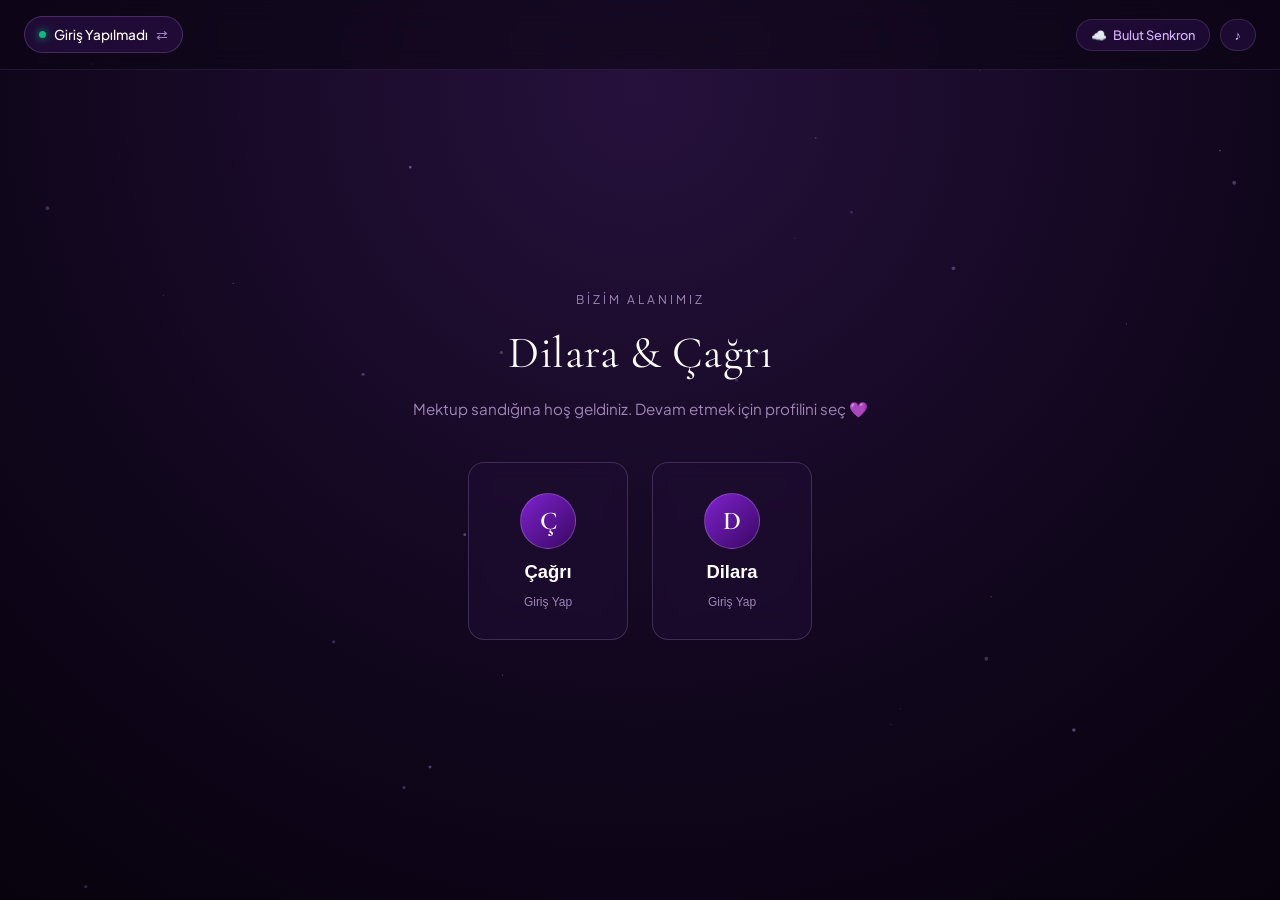
<file: index.html>
<!DOCTYPE html>
<html lang="tr">
<head>
  <meta charset="UTF-8">
  <meta name="viewport" content="width=device-width, initial-scale=1.0">
  <title>Dilara & Çağrı - Mektup Sandığı 💜</title>
  
  <!-- Fonts -->
  <link rel="preconnect" href="https://fonts.googleapis.com">
  <link rel="preconnect" href="https://fonts.gstatic.com" crossorigin>
  <link href="https://fonts.googleapis.com/css2?family=Cormorant+Garamond:ital,wght@0,400;0,500;0,600;1,400;1,500&family=Plus+Jakarta+Sans:wght@300;400;500;600&family=Caveat:wght@400;600&display=swap" rel="stylesheet">
  
  <link rel="stylesheet" href="style.css">
</head>
<body>

  <!-- Ambient canvas for soft purple glow particles -->
  <canvas id="ambientCanvas"></canvas>

  <!-- Top Navigation / User Bar -->
  <header class="app-header">
    <div class="user-pill" id="userPill" title="Profili Değiştir">
      <span class="user-status-dot"></span>
      <span class="user-name" id="currentUserName">Giriş Yapılmadı</span>
      <span class="switch-icon">⇄</span>
    </div>

    <div class="header-actions">
      <!-- Cloud Sync Status Button -->
      <button class="header-btn" id="cloudSettingsBtn" title="Veritabanı / Bulut Bağlantısı">
        <span class="cloud-icon" id="cloudIcon">☁️</span>
        <span class="cloud-label" id="cloudStatusLabel">Bulut Senkron</span>
      </button>

      <!-- Audio Button -->
      <button class="header-btn" id="audioToggleBtn" title="Melodiyi Aç / Kapat">
        <span class="audio-icon">♪</span>
      </button>
    </div>
  </header>

  <!-- MAIN WRAPPER -->
  <main class="main-wrap">

    <!-- 1. PROFILE SELECTION SCREEN (If not selected) -->
    <section class="profile-screen" id="profileScreen">
      <span class="sub-tag">Bizim Alanımız</span>
      <h1 class="couple-title">Dilara & Çağrı</h1>
      <p class="couple-desc">Mektup sandığına hoş geldiniz. Devam etmek için profilini seç 💜</p>

      <div class="profile-cards">
        <button class="profile-btn" onclick="selectUser('Çağrı')">
          <div class="avatar-ring">Ç</div>
          <span class="name">Çağrı</span>
          <span class="role">Giriş Yap</span>
        </button>

        <button class="profile-btn" onclick="selectUser('Dilara')">
          <div class="avatar-ring">D</div>
          <span class="name">Dilara</span>
          <span class="role">Giriş Yap</span>
        </button>
      </div>
    </section>

    <!-- 2. MAIN DASHBOARD (When logged in) -->
    <section class="dashboard-screen hidden" id="dashboardScreen">
      
      <!-- Navigation Tabs -->
      <nav class="nav-tabs">
        <button class="tab-btn active" id="tabInbox" onclick="switchTab('inbox')">
          <span>Gelen Mektuplar</span>
          <span class="unread-badge hidden" id="unreadBadge">0</span>
        </button>
        <button class="tab-btn" id="tabWrite" onclick="switchTab('write')">
          <span>Yeni Mektup Yaz ✍️</span>
        </button>
        <button class="tab-btn" id="tabArchive" onclick="switchTab('archive')">
          <span>Mektup Sandığı (Arşiv)</span>
        </button>
      </nav>

      <!-- TAB 1: INBOX & SEALED ENVELOPE VIEW -->
      <div class="tab-content" id="contentInbox">
        
        <!-- If there's an unread or active letter -->
        <div class="inbox-container" id="inboxContainer">
          
          <!-- Envelope Stage (For Unopened Letter) -->
          <div class="envelope-view" id="inboxEnvelopeView">
            <div class="envelope-header">
              <span class="env-subtitle" id="envSenderSubtitle">Sana Özel Bir Mektup</span>
              <h2 class="env-title" id="envMainTitle">Yeni Bir Mektubun Var</h2>
              <p class="env-instruction">Mührün üzerine dokunarak mektubunu açabilirsin</p>
            </div>

            <!-- 3D Envelope -->
            <div class="envelope-box" id="inboxEnvelopeTrigger">
              <div class="env-back"></div>
              <div class="env-letter-peek"></div>
              <div class="env-pocket-left"></div>
              <div class="env-pocket-right"></div>
              <div class="env-pocket-bottom"></div>
              <div class="env-flap-top" id="inboxEnvFlap"></div>
              
              <!-- Purple Wax Seal -->
              <div class="wax-seal" id="inboxWaxSeal">
                <div class="seal-ring">
                  <span class="seal-symbol">♥</span>
                </div>
              </div>
            </div>
          </div>

          <!-- Open Letter Sheet View (Revealed after breaking wax) -->
          <div class="open-letter-view hidden" id="inboxLetterView">
            <article class="letter-sheet">
              <header class="letter-meta">
                <span class="letter-sender-tag" id="letterSenderTag">Çağrı'dan</span>
                <time class="letter-date" id="letterDateTag">4 Nisan 2026</time>
              </header>

              <h2 class="letter-title-display" id="letterTitleDisplay">Sana Bir Mektup...</h2>

              <div class="letter-content-display" id="letterContentDisplay">
                <!-- Dynamically injected -->
              </div>

              <footer class="letter-closing">
                <span class="closing-phrase">Daima seninle,</span>
                <div class="closing-author" id="letterAuthorDisplay">Çağrı</div>
              </footer>
            </article>

            <div class="letter-actions-bottom">
              <button class="btn-reply" onclick="startReply()">
                <span>Bu Mektuba Cevap Yaz ✍️</span>
              </button>
            </div>
          </div>

          <!-- Empty Inbox Message (When all letters are read) -->
          <div class="empty-state hidden" id="inboxEmptyState">
            <div class="empty-icon">✉️</div>
            <h3>Şu Anda Yeni Mektup Yok</h3>
            <p id="emptyInboxText">Dilara henüz yeni bir mektup göndermedi. Ona güzel bir sürpriz mektup yazmak ister misin?</p>
            <button class="btn-primary" onclick="switchTab('write')">Mektup Yaz ✍️</button>
          </div>

        </div>
      </div>

      <!-- TAB 2: WRITE A NEW LETTER -->
      <div class="tab-content hidden" id="contentWrite">
        <div class="write-container">
          <div class="write-header">
            <span class="write-tag">Kime: <strong id="writeRecipientName">Dilara</strong></span>
            <h2>Sevgiline Mektup Yaz</h2>
            <p>Hissettiğin her şeyi parşömene dök, mühürle ve ona gönder 💜</p>
          </div>

          <form id="letterForm" onsubmit="handleSendLetter(event)">
            <div class="form-sheet">
              <div class="form-meta">
                <span class="meta-city">İstanbul</span>
                <span class="meta-date" id="composeCurrentDate">4 Nisan 2026</span>
              </div>

              <div class="input-group">
                <label for="composeTitle">Mektup Başlığı:</label>
                <input type="text" id="composeTitle" placeholder="Örn: Kalbimin En Güzel Köşesine, İyi ki Varsın..." required>
              </div>

              <div class="input-group">
                <label for="composeSalutation">Hitap:</label>
                <input type="text" id="composeSalutation" value="Sevgilim," required>
              </div>

              <div class="input-group">
                <label for="composeBody">Mektubun:</label>
                <textarea id="composeBody" rows="8" placeholder="Buraya sevgiline söylemek istediğin tüm güzel duyguları yazabilirsin..." required></textarea>
              </div>

              <div class="input-group align-right">
                <label for="composeSignature">İmzan:</label>
                <input type="text" id="composeSignature" value="Çağrı" class="signature-input" required>
              </div>
            </div>

            <div class="form-actions">
              <button type="submit" class="btn-seal-send" id="btnSealSend">
                <span class="btn-seal-icon">♥</span>
                <span>Mektubu Mühürle & Gönder</span>
              </button>
            </div>
          </form>
        </div>
      </div>

      <!-- TAB 3: ARCHIVE (MEKTUP SANDIĞI) -->
      <div class="tab-content hidden" id="contentArchive">
        <div class="archive-container">
          <div class="archive-header">
            <h2>Mektup Sandığımız</h2>
            <p>Birbirinize yazdığınız tüm aşk mektupları bu sandıkta saklanır.</p>
          </div>

          <div class="archive-list" id="archiveList">
            <!-- Dynamically populated letters -->
          </div>
        </div>
      </div>

      <!-- MINIMAL LOVE COUNTER -->
      <section class="minimal-counter">
        <p class="counter-heading">4 Nisan 2026'dan bu yana seninle geçen her an</p>
        <div class="counter-digits">
          <div class="digit-unit">
            <span class="digit-val" id="cntDays">0</span>
            <span class="digit-tag">gün</span>
          </div>
          <span class="digit-sep">·</span>
          <div class="digit-unit">
            <span class="digit-val" id="cntHours">0</span>
            <span class="digit-tag">saat</span>
          </div>
          <span class="digit-sep">·</span>
          <div class="digit-unit">
            <span class="digit-val" id="cntMinutes">0</span>
            <span class="digit-tag">dakika</span>
          </div>
          <span class="digit-sep">·</span>
          <div class="digit-unit">
            <span class="digit-val" id="cntSeconds">0</span>
            <span class="digit-tag">saniye</span>
          </div>
        </div>
      </section>

    </section>

  </main>

  <!-- CLOUD DATABASE CONFIGURATION MODAL (Supabase SQL & Cloud) -->
  <div class="modal-overlay" id="cloudModal">
    <div class="modal-box">
      <div class="modal-head">
        <h3>🗄️ SQL / Bulut Veritabanı Bağlantısı</h3>
        <button class="modal-close" onclick="closeCloudModal()">&times;</button>
      </div>
      <div class="modal-body">
        <p class="modal-info">
          Mektuplarınız şu anda buluttaki <strong>PostgreSQL (Supabase)</strong> veritabanına otomatik olarak eşitleniyor. Hiçbir ayar yapmanıza gerek yok! ✨
        </p>

        <div class="db-status-badge" id="dbStatusBadge">
          <span class="status-indicator"></span>
          <span id="dbStatusText">Supabase SQL Aktif 🚀</span>
        </div>

        <div class="modal-footer" style="display: flex; justify-content: space-between; align-items: center; margin-top: 20px;">
          <a href="admin.html" target="_blank" style="color: #c084fc; font-size: 0.85rem; text-decoration: underline; font-weight: 500;">
            🗄️ letters.db'yi Canlı İzle
          </a>
          <button class="btn-save-cloud" onclick="closeCloudModal()">Tamam 💜</button>
        </div>
      </div>
    </div>
  </div>

  <script src="script.js?v=3"></script>
</body>
</html>
</file>
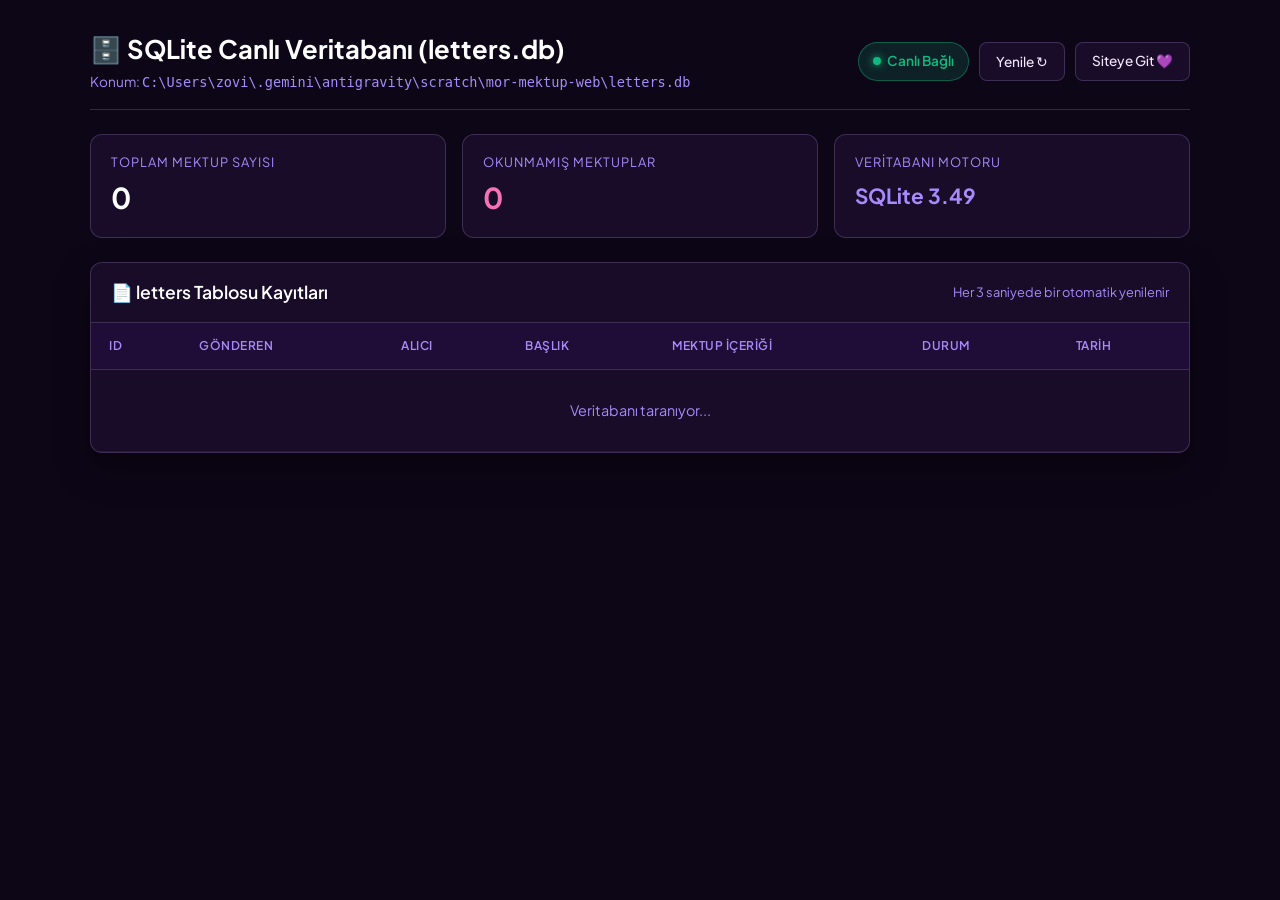
<file: admin.html>
<!DOCTYPE html>
<html lang="tr">
<head>
  <meta charset="UTF-8">
  <meta name="viewport" content="width=device-width, initial-scale=1.0">
  <title>letters.db - Canlı SQLite Veritabanı Görüntüleyici 🗄️</title>
  
  <link rel="preconnect" href="https://fonts.googleapis.com">
  <link rel="preconnect" href="https://fonts.gstatic.com" crossorigin>
  <link href="https://fonts.googleapis.com/css2?family=Plus+Jakarta+Sans:wght@400;500;600;700&family=JetBrains+Mono:wght@400;600&display=swap" rel="stylesheet">
  
  <style>
    :root {
      --bg: #0d0617;
      --card-bg: #180c29;
      --border: rgba(216, 180, 254, 0.2);
      --purple: #8b5cf6;
      --text: #f3e8ff;
      --text-muted: #a78bfa;
      --success: #10b981;
    }

    * { margin: 0; padding: 0; box-sizing: border-box; }
    
    body {
      background: var(--bg);
      color: var(--text);
      font-family: 'Plus Jakarta Sans', sans-serif;
      padding: 30px 20px;
      line-height: 1.5;
    }

    .container {
      max-width: 1100px;
      margin: 0 auto;
    }

    header {
      display: flex;
      justify-content: space-between;
      align-items: center;
      margin-bottom: 24px;
      padding-bottom: 16px;
      border-bottom: 1px solid var(--border);
    }

    h1 {
      font-size: 1.6rem;
      color: #fff;
      display: flex;
      align-items: center;
      gap: 10px;
    }

    .status-pill {
      background: rgba(16, 185, 129, 0.15);
      border: 1px solid rgba(16, 185, 129, 0.4);
      color: var(--success);
      padding: 6px 14px;
      border-radius: 20px;
      font-size: 0.85rem;
      font-weight: 600;
      display: flex;
      align-items: center;
      gap: 6px;
    }

    .pulse-dot {
      width: 8px;
      height: 8px;
      background: var(--success);
      border-radius: 50%;
      box-shadow: 0 0 8px var(--success);
      animation: pulse 1.5s infinite;
    }

    @keyframes pulse {
      0%, 100% { transform: scale(1); opacity: 1; }
      50% { transform: scale(1.3); opacity: 0.6; }
    }

    .header-actions {
      display: flex;
      gap: 10px;
    }

    .btn {
      background: var(--card-bg);
      border: 1px solid var(--border);
      color: var(--text);
      padding: 8px 16px;
      border-radius: 8px;
      cursor: pointer;
      font-family: inherit;
      font-size: 0.85rem;
      font-weight: 500;
      transition: all 0.2s;
    }

    .btn:hover {
      background: var(--purple);
      color: #fff;
    }

    .stats-grid {
      display: grid;
      grid-template-columns: repeat(auto-fit, minmax(200px, 1fr));
      gap: 16px;
      margin-bottom: 24px;
    }

    .stat-card {
      background: var(--card-bg);
      border: 1px solid var(--border);
      padding: 18px 20px;
      border-radius: 12px;
    }

    .stat-label {
      font-size: 0.8rem;
      color: var(--text-muted);
      text-transform: uppercase;
      letter-spacing: 1px;
    }

    .stat-value {
      font-size: 1.8rem;
      font-weight: 700;
      color: #fff;
      margin-top: 4px;
    }

    .table-container {
      background: var(--card-bg);
      border: 1px solid var(--border);
      border-radius: 12px;
      overflow-x: auto;
      box-shadow: 0 15px 35px rgba(0, 0, 0, 0.4);
    }

    .table-header {
      padding: 16px 20px;
      border-bottom: 1px solid var(--border);
      display: flex;
      justify-content: space-between;
      align-items: center;
    }

    .table-title {
      font-size: 1.1rem;
      font-weight: 600;
      color: #fff;
    }

    table {
      width: 100%;
      border-collapse: collapse;
      text-align: left;
      font-size: 0.9rem;
    }

    th {
      background: rgba(46, 16, 77, 0.4);
      padding: 14px 18px;
      color: var(--text-muted);
      font-weight: 600;
      text-transform: uppercase;
      font-size: 0.75rem;
      letter-spacing: 0.5px;
      border-bottom: 1px solid var(--border);
    }

    td {
      padding: 14px 18px;
      border-bottom: 1px solid rgba(216, 180, 254, 0.08);
      color: var(--text);
      vertical-align: top;
    }

    tr:hover td {
      background: rgba(139, 92, 246, 0.08);
    }

    .badge-read {
      background: rgba(16, 185, 129, 0.15);
      color: #34d399;
      padding: 3px 8px;
      border-radius: 6px;
      font-size: 0.75rem;
      font-weight: 600;
    }

    .badge-unread {
      background: rgba(236, 72, 153, 0.2);
      color: #f472b6;
      padding: 3px 8px;
      border-radius: 6px;
      font-size: 0.75rem;
      font-weight: 600;
    }

    .code-font {
      font-family: 'JetBrains Mono', monospace;
      font-size: 0.85rem;
      color: #c084fc;
    }

    .body-cell {
      max-width: 320px;
      color: #d8b4fe;
      font-size: 0.85rem;
      word-break: break-word;
    }
  </style>
</head>
<body>

  <div class="container">
    <header>
      <div>
        <h1>🗄️ SQLite Canlı Veritabanı (letters.db)</h1>
        <p style="font-size: 0.85rem; color: var(--text-muted); margin-top: 4px;">
          Konum: <code>C:\Users\zovi\.gemini\antigravity\scratch\mor-mektup-web\letters.db</code>
        </p>
      </div>

      <div class="header-actions">
        <div class="status-pill">
          <span class="pulse-dot"></span>
          <span>Canlı Bağlı</span>
        </div>
        <button class="btn" onclick="fetchLiveData()">Yenile ↻</button>
        <a href="index.html" class="btn" style="text-decoration: none; display: inline-block;">Siteye Git 💜</a>
      </div>
    </header>

    <div class="stats-grid">
      <div class="stat-card">
        <div class="stat-label">Toplam Mektup Sayısı</div>
        <div class="stat-value" id="totalCount">0</div>
      </div>
      <div class="stat-card">
        <div class="stat-label">Okunmamış Mektuplar</div>
        <div class="stat-value" id="unreadCount" style="color: #f472b6;">0</div>
      </div>
      <div class="stat-card">
        <div class="stat-label">Veritabanı Motoru</div>
        <div class="stat-value" style="font-size: 1.3rem; color: #a78bfa; margin-top: 8px;">SQLite 3.49</div>
      </div>
    </div>

    <div class="table-container">
      <div class="table-header">
        <span class="table-title">📄 letters Tablosu Kayıtları</span>
        <span style="font-size: 0.8rem; color: var(--text-muted);">Her 3 saniyede bir otomatik yenilenir</span>
      </div>

      <table>
        <thead>
          <tr>
            <th>ID</th>
            <th>Gönderen</th>
            <th>Alıcı</th>
            <th>Başlık</th>
            <th>Mektup İçeriği</th>
            <th>Durum</th>
            <th>Tarih</th>
          </tr>
        </thead>
        <tbody id="tableBody">
          <tr>
            <td colspan="7" style="text-align: center; color: var(--text-muted); padding: 30px;">
              Veritabanı taranıyor...
            </td>
          </tr>
        </tbody>
      </table>
    </div>
  </div>

  <script>
    const SUPABASE_URL = "https://ghzzzinpxbvxegnxkfvl.supabase.co";
    const SUPABASE_KEY = "sb_publishable_UgaF4znQ1PdYuc9VQzn_Xg_HVy63RSf";

    async function fetchLiveData() {
      try {
        const res = await fetch(`${SUPABASE_URL}/rest/v1/letters?order=created_at.desc`, {
          headers: {
            "apikey": SUPABASE_KEY,
            "Authorization": `Bearer ${SUPABASE_KEY}`
          }
        });
        if (res.ok) {
          const data = await res.json();
          renderTable(data);
          return;
        }
      } catch (e) {}

      // LocalStorage fallback
      const local = localStorage.getItem("couple_letters_db_v1");
      if (local) renderTable(JSON.parse(local));
    }

    function renderTable(rows) {
      document.getElementById("totalCount").textContent = rows.length;
      const unreads = rows.filter(r => !r.is_read && !r.isRead).length;
      document.getElementById("unreadCount").textContent = unreads;

      const tbody = document.getElementById("tableBody");
      tbody.innerHTML = "";

      if (rows.length === 0) {
        tbody.innerHTML = `<tr><td colspan="7" style="text-align: center; color: var(--text-muted); padding: 30px;">Henüz hiç kayıt yok.</td></tr>`;
        return;
      }

      rows.forEach(row => {
        const tr = document.createElement("tr");
        // Supabase: is_read, sender, recipient  |  localStorage: isRead, from, to
        const isRead = row.is_read ?? row.isRead;
        const sender = row.sender || row.from;
        const recipient = row.recipient || row.to;
        const statusBadge = isRead
          ? `<span class="badge-read">Okundu ✓</span>`
          : `<span class="badge-unread">Mühürlü 💜</span>`;

        const tempDiv = document.createElement("div");
        tempDiv.innerHTML = row.body;
        const cleanBody = tempDiv.textContent || tempDiv.innerText || "";
        const dateStr = row.created_at
          ? new Date(row.created_at).toLocaleString("tr-TR")
          : (row.date || "");

        tr.innerHTML = `
          <td class="code-font">#${row.id}</td>
          <td><strong>${sender}</strong></td>
          <td>${recipient}</td>
          <td>${row.title}</td>
          <td class="body-cell">${cleanBody.substring(0, 100)}${cleanBody.length > 100 ? '...' : ''}</td>
          <td>${statusBadge}</td>
          <td class="code-font" style="font-size: 0.8rem;">${dateStr}</td>
        `;
        tbody.appendChild(tr);
      });
    }

    fetchLiveData();
    setInterval(fetchLiveData, 5000); // 5 saniyede bir canlı yenile
  </script>
</body>
</html>
</file>
<file: style.css>
/* ===================================================================
   Dilara & Çağrı - Mektup Sandığı (Couple Letterbox) Stilleri
   =================================================================== */

:root {
  --bg-deep: #0c0515;
  --bg-card: rgba(24, 11, 38, 0.7);
  --bg-gradient: radial-gradient(circle at 50% 10%, #26113c 0%, #12071f 55%, #07020d 100%);
  
  --purple-light: #e9d5ff;
  --purple-soft: #d8b4fe;
  --purple-muted: #9d85b5;
  --purple-accent: #8b5cf6;
  --purple-deep: #3b145d;
  
  --paper-bg: #faf7f2;
  --paper-line: rgba(74, 38, 107, 0.09);
  --ink-primary: #21132f;
  --ink-secondary: #574669;
  
  --seal-color: #581c87;
  --seal-glow: rgba(147, 51, 234, 0.4);
  
  --font-serif: 'Cormorant Garamond', Georgia, serif;
  --font-sans: 'Plus Jakarta Sans', -apple-system, BlinkMacSystemFont, sans-serif;
  --font-hand: 'Caveat', cursive;
  
  --transition-smooth: all 0.35s cubic-bezier(0.16, 1, 0.3, 1);
}

/* Base Reset */
* {
  margin: 0;
  padding: 0;
  box-sizing: border-box;
  -webkit-tap-highlight-color: transparent;
}

body {
  background: var(--bg-deep);
  background-image: var(--bg-gradient);
  color: var(--purple-soft);
  font-family: var(--font-sans);
  min-height: 100vh;
  overflow-x: hidden;
  position: relative;
  line-height: 1.6;
  -webkit-font-smoothing: antialiased;
}

/* Ambient Canvas */
#ambientCanvas {
  position: fixed;
  top: 0;
  left: 0;
  width: 100vw;
  height: 100vh;
  pointer-events: none;
  z-index: 1;
  opacity: 0.6;
}

/* Top App Header */
.app-header {
  position: fixed;
  top: 0;
  left: 0;
  width: 100%;
  padding: 16px 24px;
  display: flex;
  justify-content: space-between;
  align-items: center;
  z-index: 100;
  background: rgba(12, 5, 21, 0.6);
  backdrop-filter: blur(12px);
  border-bottom: 1px solid rgba(216, 180, 254, 0.1);
}

.user-pill {
  display: inline-flex;
  align-items: center;
  gap: 8px;
  background: rgba(46, 16, 77, 0.6);
  border: 1px solid rgba(216, 180, 254, 0.2);
  padding: 6px 14px;
  border-radius: 20px;
  font-size: 0.85rem;
  font-weight: 500;
  color: #fff;
  cursor: pointer;
  transition: var(--transition-smooth);
}

.user-pill:hover {
  background: rgba(76, 26, 128, 0.8);
  border-color: rgba(216, 180, 254, 0.4);
}

.user-status-dot {
  width: 7px;
  height: 7px;
  background: #10b981;
  border-radius: 50%;
  box-shadow: 0 0 8px #10b981;
}

.switch-icon {
  font-size: 0.9rem;
  color: var(--purple-soft);
  opacity: 0.7;
}

.header-actions {
  display: flex;
  align-items: center;
  gap: 10px;
}

.header-btn {
  background: rgba(46, 16, 77, 0.5);
  border: 1px solid rgba(216, 180, 254, 0.15);
  color: var(--purple-soft);
  padding: 7px 14px;
  border-radius: 20px;
  font-size: 0.8rem;
  font-family: inherit;
  font-weight: 500;
  cursor: pointer;
  display: inline-flex;
  align-items: center;
  gap: 6px;
  transition: var(--transition-smooth);
}

.header-btn:hover {
  background: rgba(76, 26, 128, 0.7);
  color: #fff;
  border-color: rgba(216, 180, 254, 0.3);
}

.header-btn.active {
  background: rgba(139, 92, 246, 0.3);
  color: #fff;
  border-color: rgba(192, 132, 252, 0.4);
}

/* Main Container */
.main-wrap {
  position: relative;
  z-index: 2;
  width: 100%;
  max-width: 720px;
  margin: 0 auto;
  padding: 90px 20px 60px;
  min-height: 100vh;
  display: flex;
  flex-direction: column;
  align-items: center;
}

.hidden {
  display: none !important;
}

/* ===================================================================
   1. PROFILE SELECTION SCREEN
   =================================================================== */

.profile-screen {
  text-align: center;
  padding: 40px 10px;
  margin: auto 0;
  width: 100%;
  animation: fadeIn 0.6s ease forwards;
}

.sub-tag {
  font-size: 0.75rem;
  text-transform: uppercase;
  letter-spacing: 3px;
  color: var(--purple-muted);
  display: block;
  margin-bottom: 8px;
}

.couple-title {
  font-family: var(--font-serif);
  font-size: 2.8rem;
  font-weight: 400;
  color: #fff;
  letter-spacing: 0.5px;
  margin-bottom: 8px;
}

.couple-desc {
  font-size: 0.95rem;
  color: var(--purple-muted);
  margin-bottom: 40px;
}

.profile-cards {
  display: flex;
  justify-content: center;
  gap: 24px;
  flex-wrap: wrap;
}

.profile-btn {
  background: rgba(30, 13, 50, 0.6);
  backdrop-filter: blur(10px);
  border: 1px solid rgba(216, 180, 254, 0.2);
  border-radius: 16px;
  padding: 30px 24px;
  width: 160px;
  display: flex;
  flex-direction: column;
  align-items: center;
  gap: 12px;
  cursor: pointer;
  transition: var(--transition-smooth);
}

.profile-btn:hover {
  transform: translateY(-6px);
  background: rgba(46, 18, 77, 0.8);
  border-color: var(--purple-soft);
  box-shadow: 0 15px 35px rgba(0, 0, 0, 0.5), 0 0 20px var(--seal-glow);
}

.avatar-ring {
  width: 56px;
  height: 56px;
  border-radius: 50%;
  background: linear-gradient(135deg, #7e22ce, #3b0764);
  color: #fff;
  font-family: var(--font-serif);
  font-size: 1.6rem;
  font-weight: 600;
  display: flex;
  align-items: center;
  justify-content: center;
  border: 1px solid rgba(255, 255, 255, 0.2);
}

.profile-btn .name {
  font-size: 1.15rem;
  font-weight: 600;
  color: #fff;
}

.profile-btn .role {
  font-size: 0.75rem;
  color: var(--purple-muted);
}

/* ===================================================================
   2. DASHBOARD & NAVIGATION TABS
   =================================================================== */

.dashboard-screen {
  width: 100%;
  display: flex;
  flex-direction: column;
  gap: 30px;
  animation: fadeIn 0.5s ease forwards;
}

@keyframes fadeIn {
  from { opacity: 0; transform: translateY(15px); }
  to { opacity: 1; transform: translateY(0); }
}

.nav-tabs {
  display: flex;
  justify-content: center;
  gap: 8px;
  background: rgba(24, 11, 38, 0.6);
  backdrop-filter: blur(12px);
  border: 1px solid rgba(216, 180, 254, 0.15);
  padding: 6px;
  border-radius: 30px;
  width: fit-content;
  margin: 0 auto;
}

.tab-btn {
  background: none;
  border: none;
  color: var(--purple-muted);
  padding: 8px 18px;
  border-radius: 20px;
  font-family: inherit;
  font-size: 0.85rem;
  font-weight: 500;
  cursor: pointer;
  display: inline-flex;
  align-items: center;
  gap: 6px;
  transition: var(--transition-smooth);
}

.tab-btn:hover {
  color: #fff;
}

.tab-btn.active {
  background: rgba(139, 92, 246, 0.25);
  color: #fff;
  border: 1px solid rgba(192, 132, 252, 0.3);
}

.unread-badge {
  background: #ec4899;
  color: #fff;
  font-size: 0.7rem;
  padding: 2px 7px;
  border-radius: 10px;
  font-weight: 700;
}

/* ===================================================================
   TAB 1: INBOX & SEALED ENVELOPE
   =================================================================== */

.inbox-container {
  width: 100%;
  display: flex;
  flex-direction: column;
  align-items: center;
}

.envelope-view {
  display: flex;
  flex-direction: column;
  align-items: center;
  text-align: center;
  padding: 20px 0;
  width: 100%;
  transition: opacity 0.6s ease, transform 0.6s var(--transition-smooth);
}

.envelope-header {
  margin-bottom: 35px;
}

.env-subtitle {
  font-size: 0.75rem;
  text-transform: uppercase;
  letter-spacing: 2px;
  color: var(--purple-muted);
  display: block;
  margin-bottom: 6px;
}

.env-title {
  font-family: var(--font-serif);
  font-size: 2.3rem;
  color: #fff;
  font-weight: 400;
}

.env-instruction {
  font-size: 0.85rem;
  color: var(--purple-muted);
  margin-top: 4px;
}

/* 3D Envelope Container */
.envelope-box {
  position: relative;
  width: 320px;
  height: 220px;
  background: #250d3a;
  border-radius: 8px;
  box-shadow: 0 25px 50px rgba(0, 0, 0, 0.6), 0 0 40px rgba(74, 21, 75, 0.25);
  cursor: pointer;
  transition: transform 0.4s var(--transition-smooth);
}

@media (min-width: 500px) {
  .envelope-box {
    width: 380px;
    height: 250px;
  }
}

.envelope-box:hover {
  transform: translateY(-4px) scale(1.02);
}

.env-back {
  position: absolute;
  inset: 0;
  background: #1e0930;
  border-radius: 8px;
}

.env-letter-peek {
  position: absolute;
  top: 15px;
  left: 25px;
  right: 25px;
  height: 80%;
  background: #f4eee1;
  border-radius: 4px;
  box-shadow: 0 2px 10px rgba(0,0,0,0.15);
  transition: transform 0.6s var(--transition-smooth) 0.3s;
}

.env-pocket-left {
  position: absolute;
  bottom: 0;
  left: 0;
  width: 0;
  height: 0;
  border-style: solid;
  border-width: 125px 0 125px 190px;
  border-color: transparent transparent transparent #200a33;
  border-bottom-left-radius: 8px;
  z-index: 3;
}

.env-pocket-right {
  position: absolute;
  bottom: 0;
  right: 0;
  width: 0;
  height: 0;
  border-style: solid;
  border-width: 125px 190px 125px 0;
  border-color: transparent #260d3d transparent transparent;
  border-bottom-right-radius: 8px;
  z-index: 3;
}

.env-pocket-bottom {
  position: absolute;
  bottom: 0;
  left: 0;
  width: 0;
  height: 0;
  border-style: solid;
  border-width: 0 190px 140px 190px;
  border-color: transparent transparent #2e1049 transparent;
  border-bottom-left-radius: 8px;
  border-bottom-right-radius: 8px;
  z-index: 4;
}

.env-flap-top {
  position: absolute;
  top: 0;
  left: 0;
  width: 0;
  height: 0;
  border-style: solid;
  border-width: 145px 190px 0 190px;
  border-color: #3b145d transparent transparent transparent;
  transform-origin: top;
  transition: transform 0.6s var(--transition-smooth);
  border-top-left-radius: 8px;
  border-top-right-radius: 8px;
  z-index: 5;
}

@media (max-width: 499px) {
  .env-pocket-left { border-width: 110px 0 110px 160px; }
  .env-pocket-right { border-width: 110px 160px 110px 0; }
  .env-pocket-bottom { border-width: 0 160px 120px 160px; }
  .env-flap-top { border-width: 125px 160px 0 160px; }
}

.wax-seal {
  position: absolute;
  top: 50%;
  left: 50%;
  transform: translate(-50%, -50%);
  width: 54px;
  height: 54px;
  background: radial-gradient(circle at 35% 35%, #7e22ce, #3b0764);
  border-radius: 50%;
  display: flex;
  align-items: center;
  justify-content: center;
  z-index: 6;
  box-shadow: 0 4px 18px rgba(0, 0, 0, 0.6), 0 0 15px var(--seal-glow);
  border: 1px solid rgba(255, 255, 255, 0.15);
  transition: transform 0.3s ease;
}

.wax-seal:hover {
  transform: translate(-50%, -50%) scale(1.08);
}

.seal-ring {
  width: 40px;
  height: 40px;
  border-radius: 50%;
  border: 1px dashed rgba(243, 232, 255, 0.4);
  display: flex;
  align-items: center;
  justify-content: center;
}

.seal-symbol {
  color: #f3e8ff;
  font-size: 1.2rem;
}

/* Open Envelope States */
.envelope-box.opened .env-flap-top {
  transform: rotateX(180deg);
  z-index: 1;
}

.envelope-box.opened .wax-seal {
  animation: sealFade 0.4s forwards ease;
}

.envelope-box.opened .env-letter-peek {
  transform: translateY(-120px);
}

/* ===================================================================
   OPEN LETTER SHEET VIEW
   =================================================================== */

.open-letter-view {
  width: 100%;
  display: flex;
  flex-direction: column;
  align-items: center;
  gap: 24px;
  animation: fadeIn 0.8s var(--transition-smooth) forwards;
}

.letter-sheet {
  width: 100%;
  background: var(--paper-bg);
  color: var(--ink-primary);
  padding: 50px 40px;
  border-radius: 4px;
  box-shadow: 0 20px 45px rgba(0, 0, 0, 0.45);
  position: relative;
}

@media (max-width: 600px) {
  .letter-sheet {
    padding: 35px 22px;
  }
}

.letter-meta {
  display: flex;
  justify-content: space-between;
  font-family: var(--font-serif);
  font-style: italic;
  font-size: 1.05rem;
  color: var(--ink-secondary);
  margin-bottom: 24px;
  border-bottom: 1px solid var(--paper-line);
  padding-bottom: 10px;
}

.letter-title-display {
  font-family: var(--font-serif);
  font-size: 1.8rem;
  color: var(--ink-primary);
  font-weight: 600;
  margin-bottom: 20px;
}

.letter-content-display {
  font-family: var(--font-serif);
  font-size: 1.35rem;
  line-height: 1.95;
  color: var(--ink-primary);
  display: flex;
  flex-direction: column;
  gap: 16px;
}

@media (max-width: 600px) {
  .letter-content-display {
    font-size: 1.2rem;
    line-height: 1.85;
  }
}

.letter-closing {
  margin-top: 36px;
  padding-top: 20px;
  border-top: 1px solid var(--paper-line);
  display: flex;
  flex-direction: column;
  align-items: flex-end;
}

.closing-phrase {
  font-family: var(--font-serif);
  font-style: italic;
  font-size: 1.1rem;
  color: var(--ink-secondary);
}

.closing-author {
  font-family: var(--font-hand);
  font-size: 2.2rem;
  color: #4a154b;
  margin-top: 4px;
}

.letter-actions-bottom {
  display: flex;
  gap: 12px;
}

.btn-reply {
  background: linear-gradient(135deg, #7e22ce, #9333ea);
  border: none;
  color: #fff;
  padding: 12px 24px;
  border-radius: 30px;
  font-family: inherit;
  font-size: 0.9rem;
  font-weight: 600;
  cursor: pointer;
  box-shadow: 0 4px 15px rgba(126, 34, 206, 0.4);
  transition: var(--transition-smooth);
}

.btn-reply:hover {
  transform: translateY(-2px);
  box-shadow: 0 6px 20px rgba(126, 34, 206, 0.6);
}

/* Empty State */
.empty-state {
  text-align: center;
  padding: 60px 20px;
}

.empty-icon {
  font-size: 3rem;
  margin-bottom: 12px;
  opacity: 0.7;
}

.empty-state h3 {
  font-family: var(--font-serif);
  font-size: 1.8rem;
  color: #fff;
  margin-bottom: 8px;
}

.empty-state p {
  color: var(--purple-muted);
  max-width: 420px;
  margin: 0 auto 24px;
  font-size: 0.95rem;
}

.btn-primary {
  background: var(--purple-accent);
  border: none;
  color: #fff;
  padding: 10px 22px;
  border-radius: 20px;
  font-family: inherit;
  font-size: 0.9rem;
  font-weight: 600;
  cursor: pointer;
}

/* ===================================================================
   TAB 2: WRITE A NEW LETTER
   =================================================================== */

.write-container {
  width: 100%;
  display: flex;
  flex-direction: column;
  gap: 20px;
}

.write-header {
  text-align: center;
}

.write-tag {
  font-size: 0.8rem;
  color: var(--purple-muted);
  text-transform: uppercase;
  letter-spacing: 1px;
}

.write-tag strong {
  color: var(--purple-soft);
}

.write-header h2 {
  font-family: var(--font-serif);
  font-size: 2.2rem;
  color: #fff;
  margin-top: 4px;
}

.write-header p {
  font-size: 0.9rem;
  color: var(--purple-muted);
}

.form-sheet {
  background: var(--paper-bg);
  border-radius: 4px;
  padding: 40px 35px;
  color: var(--ink-primary);
  box-shadow: 0 15px 35px rgba(0, 0, 0, 0.4);
}

@media (max-width: 600px) {
  .form-sheet {
    padding: 25px 18px;
  }
}

.form-meta {
  display: flex;
  justify-content: space-between;
  font-family: var(--font-serif);
  font-style: italic;
  font-size: 1rem;
  color: var(--ink-secondary);
  border-bottom: 1px solid var(--paper-line);
  padding-bottom: 8px;
  margin-bottom: 20px;
}

.input-group {
  margin-bottom: 16px;
  display: flex;
  flex-direction: column;
  gap: 6px;
}

.input-group label {
  font-size: 0.8rem;
  font-weight: 600;
  color: var(--ink-secondary);
  text-transform: uppercase;
  letter-spacing: 0.5px;
}

.input-group input, .input-group textarea {
  width: 100%;
  background: rgba(74, 38, 107, 0.04);
  border: 1px solid rgba(74, 38, 107, 0.15);
  border-radius: 4px;
  padding: 10px 14px;
  font-family: var(--font-serif);
  font-size: 1.25rem;
  color: var(--ink-primary);
  outline: none;
  transition: border-color 0.2s ease;
}

.input-group input:focus, .input-group textarea:focus {
  border-color: #7e22ce;
  background: #fff;
}

.input-group textarea {
  line-height: 1.8;
  resize: vertical;
  min-height: 200px;
}

.input-group.align-right {
  align-items: flex-end;
}

.signature-input {
  max-width: 220px;
  font-family: var(--font-hand) !important;
  font-size: 1.8rem !important;
  color: #4a154b !important;
  text-align: right;
}

.form-actions {
  display: flex;
  justify-content: center;
  margin-top: 20px;
}

.btn-seal-send {
  background: linear-gradient(135deg, #6b21a8, #4a154b);
  border: 1px solid rgba(216, 180, 254, 0.3);
  color: #fff;
  padding: 14px 32px;
  border-radius: 40px;
  font-family: inherit;
  font-size: 1rem;
  font-weight: 600;
  cursor: pointer;
  display: inline-flex;
  align-items: center;
  gap: 10px;
  box-shadow: 0 6px 20px rgba(88, 28, 135, 0.5);
  transition: var(--transition-smooth);
}

.btn-seal-send:hover {
  transform: translateY(-3px) scale(1.03);
  box-shadow: 0 10px 25px rgba(126, 34, 206, 0.7);
}

.btn-seal-icon {
  color: #f3e8ff;
  font-size: 1.1rem;
}

/* ===================================================================
   TAB 3: ARCHIVE (MEKTUP SANDIĞI)
   =================================================================== */

.archive-container {
  width: 100%;
}

.archive-header {
  text-align: center;
  margin-bottom: 24px;
}

.archive-header h2 {
  font-family: var(--font-serif);
  font-size: 2.2rem;
  color: #fff;
}

.archive-header p {
  font-size: 0.9rem;
  color: var(--purple-muted);
}

.archive-list {
  display: flex;
  flex-direction: column;
  gap: 14px;
}

.archive-card {
  background: rgba(30, 13, 50, 0.6);
  border: 1px solid rgba(216, 180, 254, 0.15);
  border-radius: 12px;
  padding: 18px 22px;
  display: flex;
  align-items: center;
  justify-content: space-between;
  cursor: pointer;
  transition: var(--transition-smooth);
}

.archive-card:hover {
  background: rgba(46, 18, 77, 0.8);
  border-color: rgba(216, 180, 254, 0.4);
  transform: translateX(4px);
}

.archive-info {
  display: flex;
  flex-direction: column;
  gap: 4px;
}

.archive-sender {
  font-size: 0.75rem;
  color: var(--purple-muted);
  text-transform: uppercase;
  letter-spacing: 1px;
}

.archive-title {
  font-family: var(--font-serif);
  font-size: 1.3rem;
  color: #fff;
}

.archive-date {
  font-size: 0.8rem;
  color: var(--purple-muted);
}

.archive-badge {
  font-size: 0.75rem;
  padding: 4px 10px;
  border-radius: 12px;
  background: rgba(216, 180, 254, 0.1);
  color: var(--purple-light);
}

.archive-badge.unread {
  background: rgba(236, 72, 153, 0.2);
  color: #f472b6;
  font-weight: 600;
}

/* ===================================================================
   MINIMAL TIME COUNTER
   =================================================================== */

.minimal-counter {
  text-align: center;
  padding: 40px 0 10px;
  width: 100%;
  border-top: 1px solid rgba(216, 180, 254, 0.1);
  margin-top: 20px;
}

.counter-heading {
  font-family: var(--font-serif);
  font-style: italic;
  font-size: 1.1rem;
  color: var(--purple-muted);
  margin-bottom: 12px;
}

.counter-digits {
  display: inline-flex;
  align-items: baseline;
  gap: 8px;
  color: #fff;
  font-family: var(--font-serif);
}

.digit-unit {
  display: inline-flex;
  align-items: baseline;
  gap: 4px;
}

.digit-val {
  font-size: 1.6rem;
  font-weight: 500;
  color: #f3e8ff;
}

.digit-tag {
  font-family: var(--font-sans);
  font-size: 0.75rem;
  color: var(--purple-muted);
  font-weight: 400;
}

.digit-sep {
  color: var(--purple-muted);
  opacity: 0.4;
  margin: 0 2px;
}

/* ===================================================================
   MODAL WINDOWS (CLOUD SYNC)
   =================================================================== */

.modal-overlay {
  position: fixed;
  inset: 0;
  background: rgba(10, 3, 18, 0.85);
  backdrop-filter: blur(10px);
  z-index: 1000;
  display: none;
  align-items: center;
  justify-content: center;
  padding: 20px;
}

.modal-overlay.active {
  display: flex;
  animation: fadeIn 0.3s ease forwards;
}

.modal-box {
  background: #190a2d;
  border: 1px solid rgba(216, 180, 254, 0.3);
  border-radius: 16px;
  width: 100%;
  max-width: 480px;
  padding: 28px;
  box-shadow: 0 25px 60px rgba(0, 0, 0, 0.8);
}

.modal-head {
  display: flex;
  justify-content: space-between;
  align-items: center;
  margin-bottom: 18px;
  border-bottom: 1px solid rgba(216, 180, 254, 0.15);
  padding-bottom: 12px;
}

.modal-head h3 {
  font-size: 1.15rem;
  color: #fff;
}

.modal-close {
  background: none;
  border: none;
  color: var(--purple-muted);
  font-size: 1.8rem;
  cursor: pointer;
  line-height: 1;
}

.modal-info {
  font-size: 0.9rem;
  color: var(--purple-light);
  margin-bottom: 18px;
  line-height: 1.5;
}

.db-status-badge {
  background: rgba(16, 185, 129, 0.1);
  border: 1px solid rgba(16, 185, 129, 0.3);
  padding: 8px 14px;
  border-radius: 8px;
  font-size: 0.8rem;
  color: #34d399;
  display: flex;
  align-items: center;
  gap: 8px;
  margin-bottom: 18px;
}

.sync-setup-box {
  margin-bottom: 24px;
  display: flex;
  flex-direction: column;
  gap: 6px;
}

.sync-setup-box label {
  font-size: 0.85rem;
  color: #fff;
  font-weight: 600;
}

.sync-setup-box input {
  background: rgba(255, 255, 255, 0.05);
  border: 1px solid rgba(216, 180, 254, 0.3);
  border-radius: 8px;
  padding: 10px 14px;
  color: #fff;
  font-family: inherit;
  font-size: 0.9rem;
  outline: none;
}

.sync-setup-box small {
  font-size: 0.75rem;
  color: var(--purple-muted);
}

.modal-footer {
  display: flex;
  justify-content: flex-end;
}

.btn-save-cloud {
  background: var(--purple-accent);
  color: #fff;
  border: none;
  padding: 10px 20px;
  border-radius: 8px;
  font-weight: 600;
  cursor: pointer;
  transition: var(--transition-smooth);
}

.btn-save-cloud:hover {
  background: #7c3aed;
}
/* Toast Notifications */
.toast-container {
  position: fixed;
  bottom: 30px;
  right: 30px;
  display: flex;
  flex-direction: column;
  gap: 12px;
  z-index: 9999;
}
.toast {
  background: rgba(30, 20, 45, 0.95);
  border: 1px solid rgba(192, 132, 252, 0.3);
  box-shadow: 0 10px 30px rgba(0, 0, 0, 0.5), 0 0 20px rgba(192, 132, 252, 0.15);
  color: white;
  padding: 16px 20px;
  border-radius: 12px;
  font-family: 'Plus Jakarta Sans', sans-serif;
  font-size: 0.9rem;
  display: flex;
  align-items: center;
  gap: 12px;
  backdrop-filter: blur(10px);
  transform: translateX(120%);
  opacity: 0;
  animation: toastSlideIn 0.4s cubic-bezier(0.175, 0.885, 0.32, 1.275) forwards;
  cursor: pointer;
}
.toast.toast-out {
  animation: toastSlideOut 0.4s ease forwards;
}
@keyframes toastSlideIn {
  to { transform: translateX(0); opacity: 1; }
}
@keyframes toastSlideOut {
  to { transform: translateX(120%); opacity: 0; }
}
.toast-icon {
  font-size: 1.4rem;
  animation: gentleBounce 2s infinite;
}
.toast-content h4 {
  margin: 0 0 4px 0;
  color: #d8b4fe;
  font-weight: 600;
  font-size: 0.95rem;
}
.toast-content p {
  margin: 0;
  color: #a1a1aa;
  font-size: 0.85rem;
}
</file>
